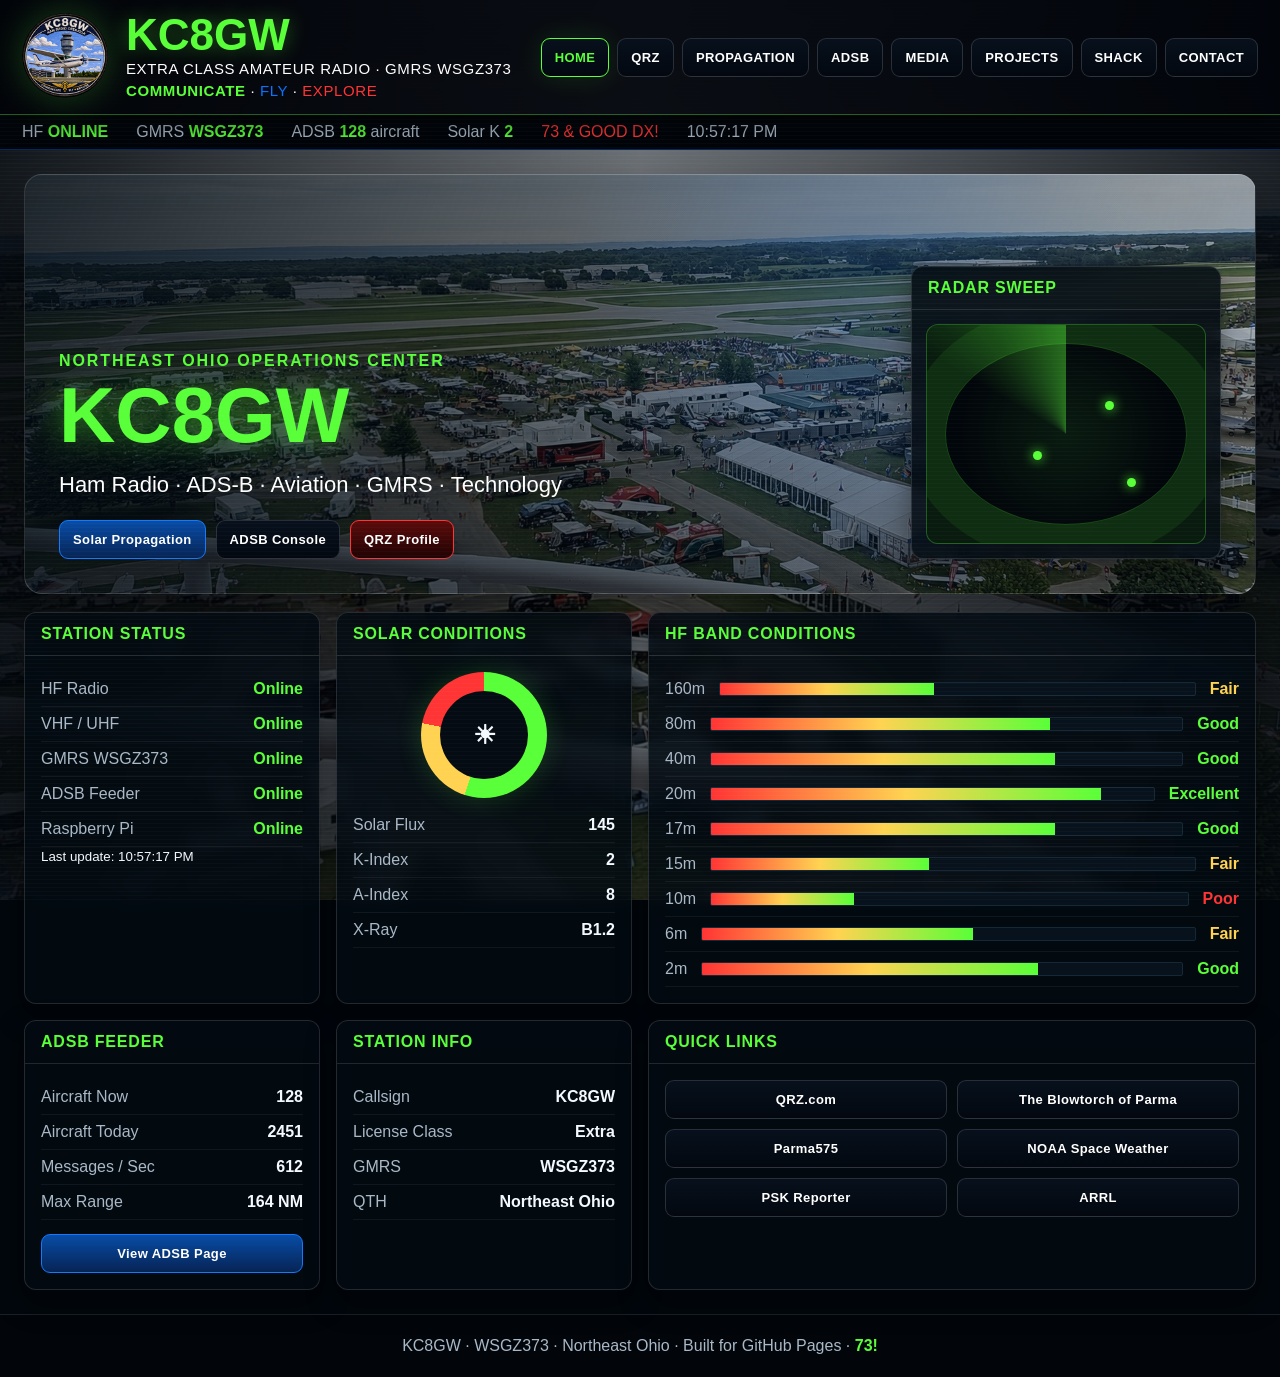
<file: index.html>
<!doctype html>
<html lang="en">
<head>
  <meta charset="utf-8">
  <meta name="viewport" content="width=device-width, initial-scale=1">
  <title>KC8GW Operations Center</title>
  <link rel="stylesheet" href="assets/css/style.css">
</head>
<body>
<header class="topbar">
  <a class="logo-wrap" href="index.html"><img class="logo" src="assets/images/kc8gw-patch.png" alt="KC8GW Patch"></a>
  <div class="brand">
    <h1>KC8GW</h1>
    <p>EXTRA CLASS AMATEUR RADIO · GMRS WSGZ373</p>
    <p><b>COMMUNICATE</b> · <span class="blue-text">FLY</span> · <span class="red-text">EXPLORE</span></p>
  </div>
  <nav>
    <a href="index.html" class="active">HOME</a>
    <a href="qrz.html">QRZ</a>
    <a href="propagation.html">PROPAGATION</a>
    <a href="adsb.html">ADSB</a>
    <a href="media.html">MEDIA</a>
    <a href="projects.html">PROJECTS</a>
    <a href="shack.html">SHACK</a>
    <a href="contact.html">CONTACT</a>
  </nav>
</header>

<div class="ticker">
  <span>HF <b>ONLINE</b></span>
  <span>GMRS <b>WSGZ373</b></span>
  <span>ADSB <b id="aircraft_now">128</b> aircraft</span>
  <span>Solar K <b id="kindex">2</b></span>
  <span class="alert">73 & GOOD DX!</span>
  <span data-clock></span>
</div>

<main class="home-main">
  <section class="cockpit-hero">
    <div class="hero-overlay"></div>
    <div class="hero-copy">
      <p class="eyebrow">NORTHEAST OHIO OPERATIONS CENTER</p>
      <h2>KC8GW</h2>
      <p class="subtitle">Ham Radio · ADS-B · Aviation · GMRS · Technology</p>
      <div class="hero-buttons">
        <a class="btn blue" href="propagation.html">Solar Propagation</a>
        <a class="btn" href="adsb.html">ADSB Console</a>
        <a class="btn red" href="qrz.html">QRZ Profile</a>
      </div>
    </div>
    <div class="glass-instrument mini-radar">
      <h3>RADAR SWEEP</h3>
      <div class="radar small-radar"><span class="target t1"></span><span class="target t2"></span><span class="target t3"></span></div>
    </div>
  </section>

  <section class="dashboard-grid">
    <article class="instrument">
      <h3>Station Status</h3>
      <div class="body">
        <div class="status-row"><span>HF Radio</span><b class="ok">Online</b></div>
        <div class="status-row"><span>VHF / UHF</span><b class="ok">Online</b></div>
        <div class="status-row"><span>GMRS WSGZ373</span><b class="ok">Online</b></div>
        <div class="status-row"><span>ADSB Feeder</span><b class="ok">Online</b></div>
        <div class="status-row"><span>Raspberry Pi</span><b class="ok">Online</b></div>
        <small>Last update: <span data-clock></span></small>
      </div>
    </article>

    <article class="instrument">
      <h3>Solar Conditions</h3>
      <div class="body center">
        <div class="gauge"><span>☀</span></div>
        <div class="data-row"><span>Solar Flux</span><b>145</b></div>
        <div class="data-row"><span>K-Index</span><b>2</b></div>
        <div class="data-row"><span>A-Index</span><b>8</b></div>
        <div class="data-row"><span>X-Ray</span><b>B1.2</b></div>
      </div>
    </article>

    <article class="instrument bands wide">
      <h3>HF Band Conditions</h3>
      <div class="body">
        <div class="data-row"><span>160m</span><div class="bar"><div class="fill" style="width:45%"></div></div><b class="warn">Fair</b></div>
        <div class="data-row"><span>80m</span><div class="bar"><div class="fill" style="width:72%"></div></div><b class="ok">Good</b></div>
        <div class="data-row"><span>40m</span><div class="bar"><div class="fill" style="width:73%"></div></div><b class="ok">Good</b></div>
        <div class="data-row"><span>20m</span><div class="bar"><div class="fill" style="width:88%"></div></div><b class="ok">Excellent</b></div>
        <div class="data-row"><span>17m</span><div class="bar"><div class="fill" style="width:73%"></div></div><b class="ok">Good</b></div>
        <div class="data-row"><span>15m</span><div class="bar"><div class="fill" style="width:45%"></div></div><b class="warn">Fair</b></div>
        <div class="data-row"><span>10m</span><div class="bar"><div class="fill" style="width:30%"></div></div><b class="bad">Poor</b></div>
        <div class="data-row"><span>6m</span><div class="bar"><div class="fill" style="width:55%"></div></div><b class="warn">Fair</b></div>
        <div class="data-row"><span>2m</span><div class="bar"><div class="fill" style="width:70%"></div></div><b class="ok">Good</b></div>
      </div>
    </article>

    <article class="instrument">
      <h3>ADSB Feeder</h3>
      <div class="body">
        <div class="data-row"><span>Aircraft Now</span><b>128</b></div>
        <div class="data-row"><span>Aircraft Today</span><b>2451</b></div>
        <div class="data-row"><span>Messages / Sec</span><b>612</b></div>
        <div class="data-row"><span>Max Range</span><b>164 NM</b></div>
        <a class="btn blue full" href="adsb.html">View ADSB Page</a>
      </div>
    </article>

    <article class="instrument">
      <h3>Station Info</h3>
      <div class="body">
        <div class="data-row"><span>Callsign</span><b>KC8GW</b></div>
        <div class="data-row"><span>License Class</span><b>Extra</b></div>
        <div class="data-row"><span>GMRS</span><b>WSGZ373</b></div>
        <div class="data-row"><span>QTH</span><b>Northeast Ohio</b></div>
      </div>
    </article>

    <article class="instrument wide">
      <h3>Quick Links</h3>
      <div class="body quick">
        <a class="btn" href="https://www.qrz.com/db/KC8GW">QRZ.com</a>
        <a class="btn" href="https://www.theblowtorchofparma.com/">The Blowtorch of Parma</a>
        <a class="btn" href="https://www.parma575.com/">Parma575</a>
        <a class="btn" href="https://www.swpc.noaa.gov/">NOAA Space Weather</a>
        <a class="btn" href="https://pskreporter.info/">PSK Reporter</a>
        <a class="btn" href="https://www.arrl.org/">ARRL</a>
      </div>
    </article>
  </section>
</main>
<footer class="footer">KC8GW · WSGZ373 · Northeast Ohio · Built for GitHub Pages · <b>73!</b></footer>
<script src="assets/js/app.js"></script>
</body>
</html>
</file>
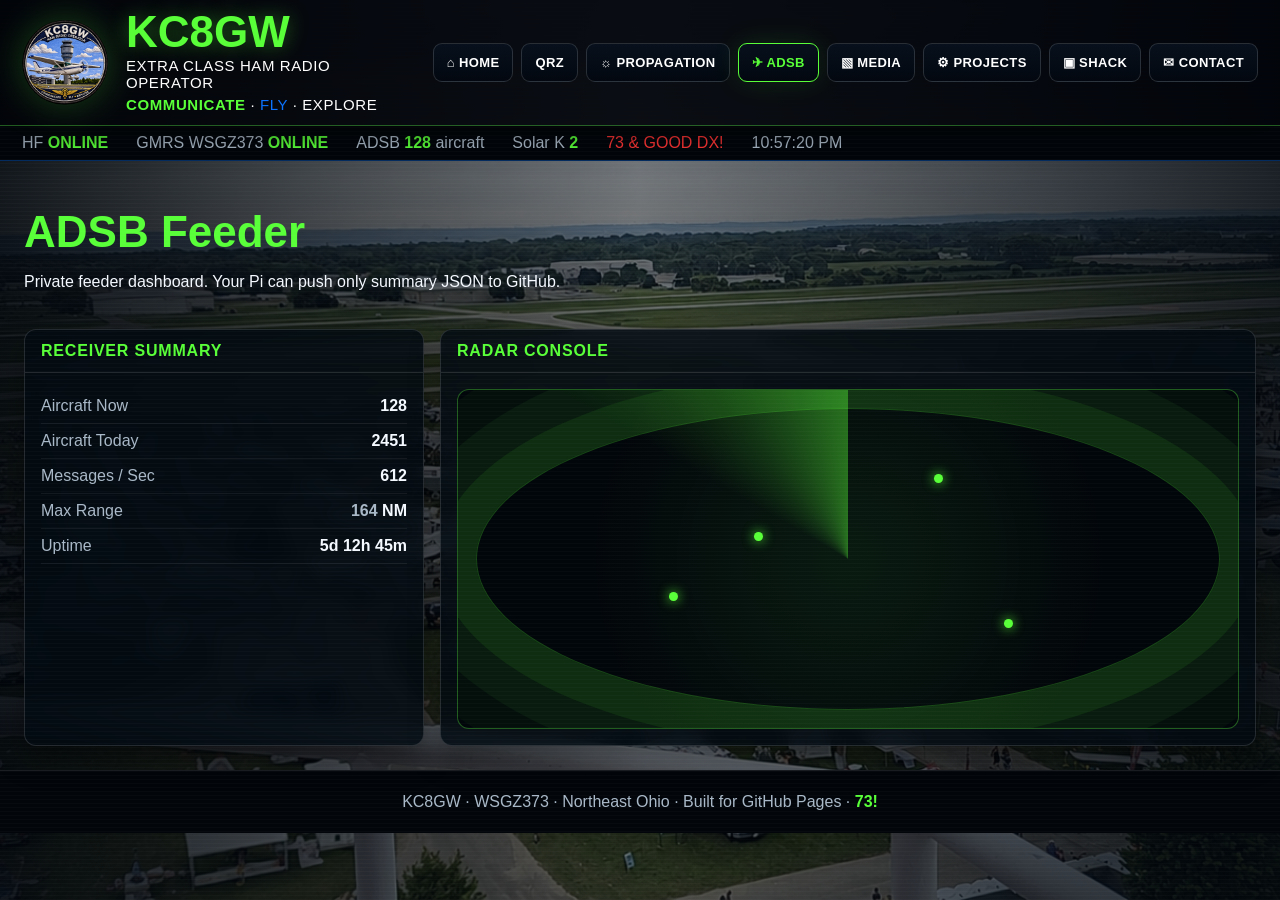
<file: adsb.html>
<!doctype html><html lang="en"><head><meta charset="utf-8"><meta name="viewport" content="width=device-width,initial-scale=1"><title>KC8GW Operations Center</title><link rel="stylesheet" href="assets/css/style.css"></head><body><header class="topbar"><img class="logo" src="assets/images/kc8gw-patch.png" alt="KC8GW Patch"><div class="brand"><h1>KC8GW</h1><p>EXTRA CLASS HAM RADIO OPERATOR</p><p><b>COMMUNICATE</b> · <span style="color:var(--blue)">FLY</span> · <span class="red">EXPLORE</span></p></div><nav><a href="index.html" class="">⌂ HOME</a><a href="qrz.html" class="">QRZ</a><a href="propagation.html" class="">☼ PROPAGATION</a><a href="adsb.html" class="active">✈ ADSB</a><a href="media.html" class="">▧ MEDIA</a><a href="projects.html" class="">⚙ PROJECTS</a><a href="shack.html" class="">▣ SHACK</a><a href="contact.html" class="">✉ CONTACT</a></nav></header><div class="ticker"><span>HF <b>ONLINE</b></span><span>GMRS WSGZ373 <b>ONLINE</b></span><span>ADSB <b id="aircraft_now">128</b> aircraft</span><span>Solar K <b id="kindex">2</b></span><span class="alert">73 & GOOD DX!</span><span data-clock></span></div><main><div class="page-title"><h2>ADSB Feeder</h2><p>Private feeder dashboard. Your Pi can push only summary JSON to GitHub.</p></div><section class="grid"><div class="card span4"><h3>Receiver Summary</h3><div class="body"><div class="data-row"><span>Aircraft Now</span><b id="aircraft_now">128</b></div><div class="data-row"><span>Aircraft Today</span><b id="aircraft_today">2451</b></div><div class="data-row"><span>Messages / Sec</span><b id="messages_sec">612</b></div><div class="data-row"><span>Max Range</span><b><span id="max_range_nm">164</span> NM</b></div><div class="data-row"><span>Uptime</span><b id="uptime">5d 12h 45m</b></div></div></div><div class="card span8"><h3>Radar Console</h3><div class="body"><div class="radar"><span class="target" style="left:38%;top:42%"></span><span class="target" style="left:61%;top:25%"></span><span class="target" style="left:70%;top:68%"></span><span class="target" style="left:27%;top:60%"></span></div></div></div></section></main><footer class="footer">KC8GW · WSGZ373 · Northeast Ohio · Built for GitHub Pages · <b style="color:var(--green)">73!</b></footer><script src="assets/js/app.js"></script></body></html>
</file>
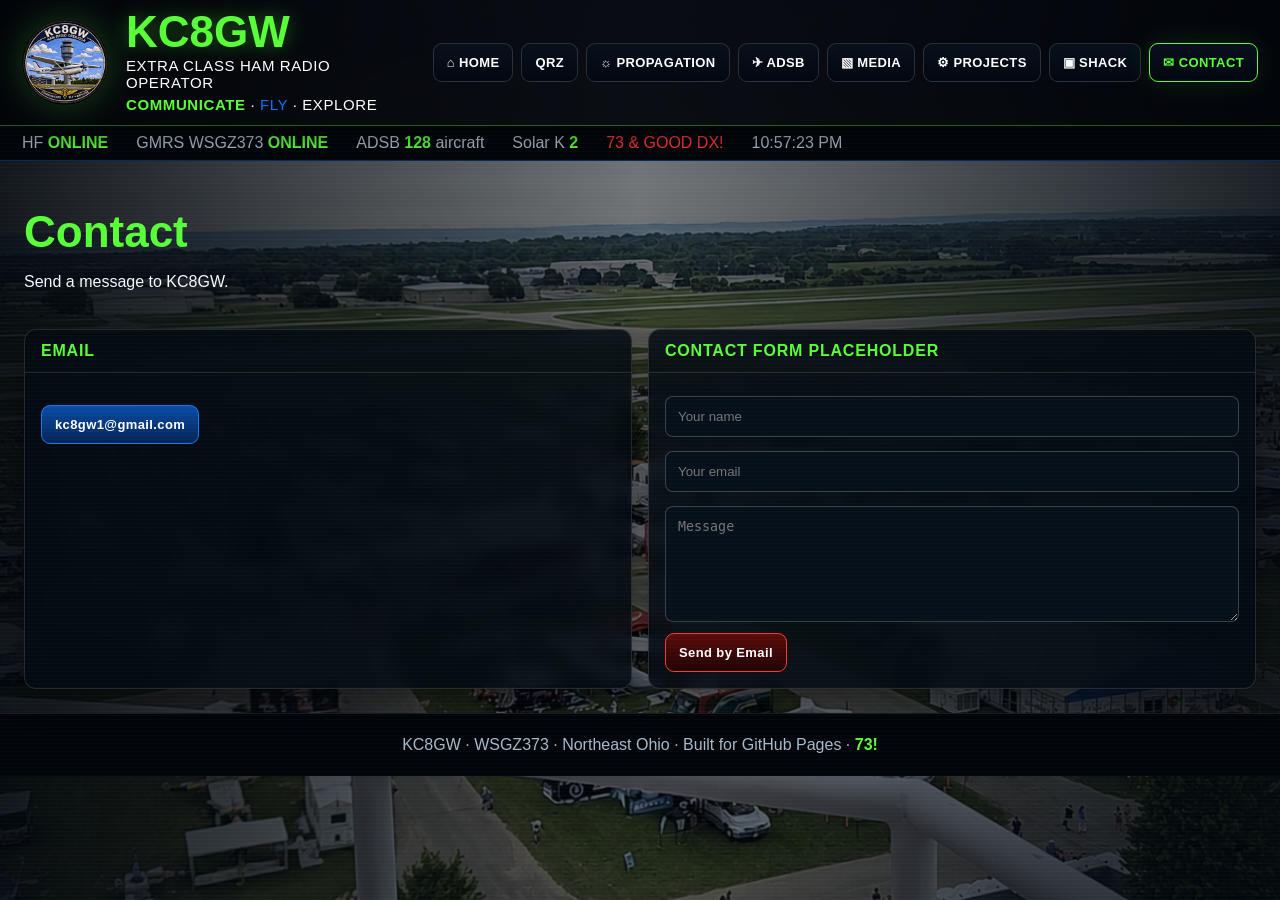
<file: contact.html>
<!doctype html><html lang="en"><head><meta charset="utf-8"><meta name="viewport" content="width=device-width,initial-scale=1"><title>KC8GW Operations Center</title><link rel="stylesheet" href="assets/css/style.css"></head><body><header class="topbar"><img class="logo" src="assets/images/kc8gw-patch.png" alt="KC8GW Patch"><div class="brand"><h1>KC8GW</h1><p>EXTRA CLASS HAM RADIO OPERATOR</p><p><b>COMMUNICATE</b> · <span style="color:var(--blue)">FLY</span> · <span class="red">EXPLORE</span></p></div><nav><a href="index.html" class="">⌂ HOME</a><a href="qrz.html" class="">QRZ</a><a href="propagation.html" class="">☼ PROPAGATION</a><a href="adsb.html" class="">✈ ADSB</a><a href="media.html" class="">▧ MEDIA</a><a href="projects.html" class="">⚙ PROJECTS</a><a href="shack.html" class="">▣ SHACK</a><a href="contact.html" class="active">✉ CONTACT</a></nav></header><div class="ticker"><span>HF <b>ONLINE</b></span><span>GMRS WSGZ373 <b>ONLINE</b></span><span>ADSB <b id="aircraft_now">128</b> aircraft</span><span>Solar K <b id="kindex">2</b></span><span class="alert">73 & GOOD DX!</span><span data-clock></span></div><main><div class="page-title"><h2>Contact</h2><p>Send a message to KC8GW.</p></div><section class="grid"><div class="card span6"><h3>Email</h3><div class="body"><p><a class="btn blue" href="mailto:kc8gw1@gmail.com">kc8gw1@gmail.com</a></p></div></div><div class="card span6"><h3>Contact Form Placeholder</h3><div class="body form"><input placeholder="Your name"><input placeholder="Your email"><textarea rows="6" placeholder="Message"></textarea><a class="btn red" href="mailto:kc8gw1@gmail.com">Send by Email</a></div></div></section></main><footer class="footer">KC8GW · WSGZ373 · Northeast Ohio · Built for GitHub Pages · <b style="color:var(--green)">73!</b></footer><script src="assets/js/app.js"></script></body></html>
</file>
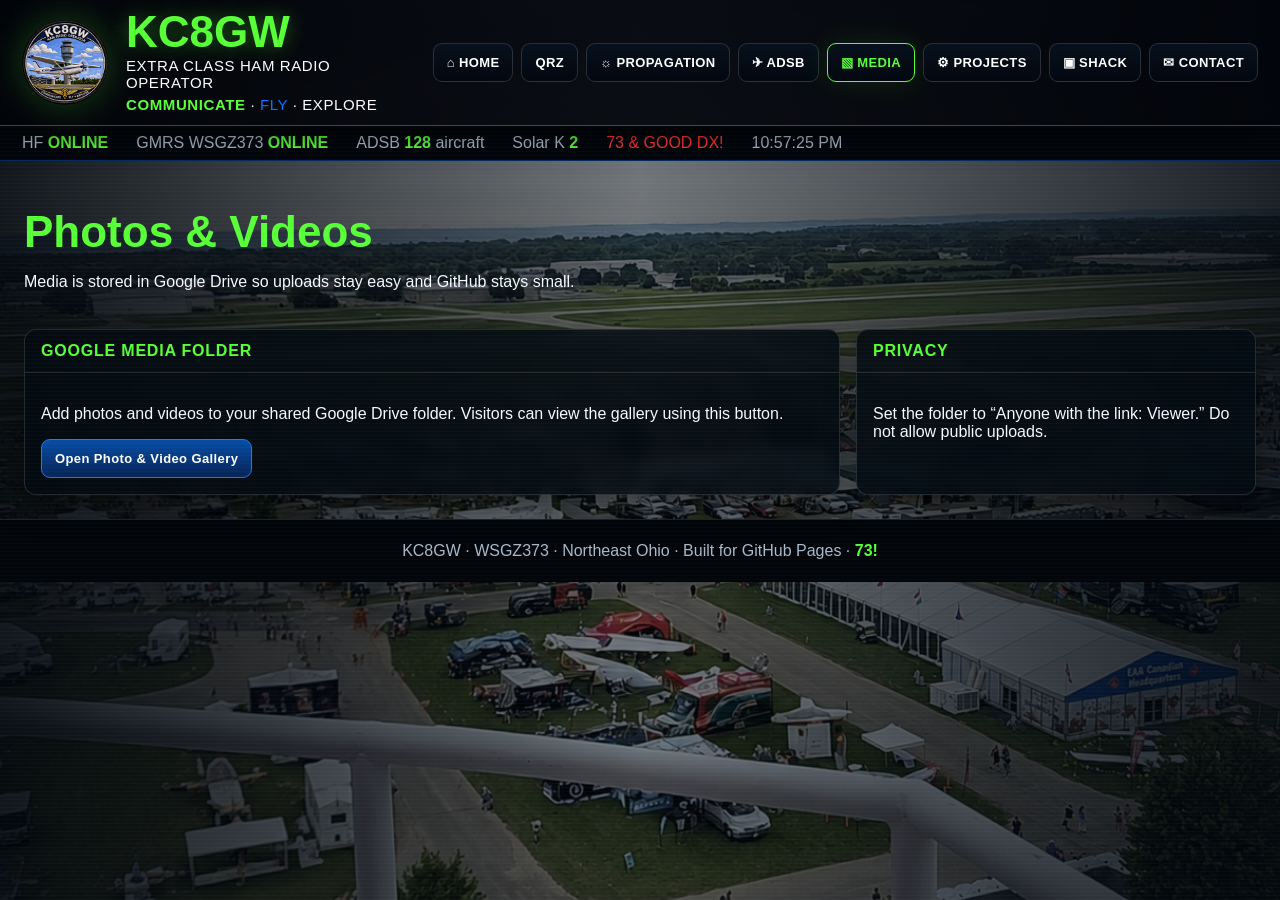
<file: media.html>
<!doctype html><html lang="en"><head><meta charset="utf-8"><meta name="viewport" content="width=device-width,initial-scale=1"><title>KC8GW Operations Center</title><link rel="stylesheet" href="assets/css/style.css"></head><body><header class="topbar"><img class="logo" src="assets/images/kc8gw-patch.png" alt="KC8GW Patch"><div class="brand"><h1>KC8GW</h1><p>EXTRA CLASS HAM RADIO OPERATOR</p><p><b>COMMUNICATE</b> · <span style="color:var(--blue)">FLY</span> · <span class="red">EXPLORE</span></p></div><nav><a href="index.html" class="">⌂ HOME</a><a href="qrz.html" class="">QRZ</a><a href="propagation.html" class="">☼ PROPAGATION</a><a href="adsb.html" class="">✈ ADSB</a><a href="media.html" class="active">▧ MEDIA</a><a href="projects.html" class="">⚙ PROJECTS</a><a href="shack.html" class="">▣ SHACK</a><a href="contact.html" class="">✉ CONTACT</a></nav></header><div class="ticker"><span>HF <b>ONLINE</b></span><span>GMRS WSGZ373 <b>ONLINE</b></span><span>ADSB <b id="aircraft_now">128</b> aircraft</span><span>Solar K <b id="kindex">2</b></span><span class="alert">73 & GOOD DX!</span><span data-clock></span></div><main><div class="page-title"><h2>Photos & Videos</h2><p>Media is stored in Google Drive so uploads stay easy and GitHub stays small.</p></div><section class="grid"><div class="card span8"><h3>Google Media Folder</h3><div class="body"><p>Add photos and videos to your shared Google Drive folder. Visitors can view the gallery using this button.</p><a class="btn blue" href="https://drive.google.com/drive/folders/1GLDWnO1gTVy9Nis-iqVDayi_Q43-g7ID?usp=drive_link">Open Photo & Video Gallery</a></div></div><div class="card span4"><h3>Privacy</h3><div class="body"><p>Set the folder to “Anyone with the link: Viewer.” Do not allow public uploads.</p></div></div></section></main><footer class="footer">KC8GW · WSGZ373 · Northeast Ohio · Built for GitHub Pages · <b style="color:var(--green)">73!</b></footer><script src="assets/js/app.js"></script></body></html>
</file>
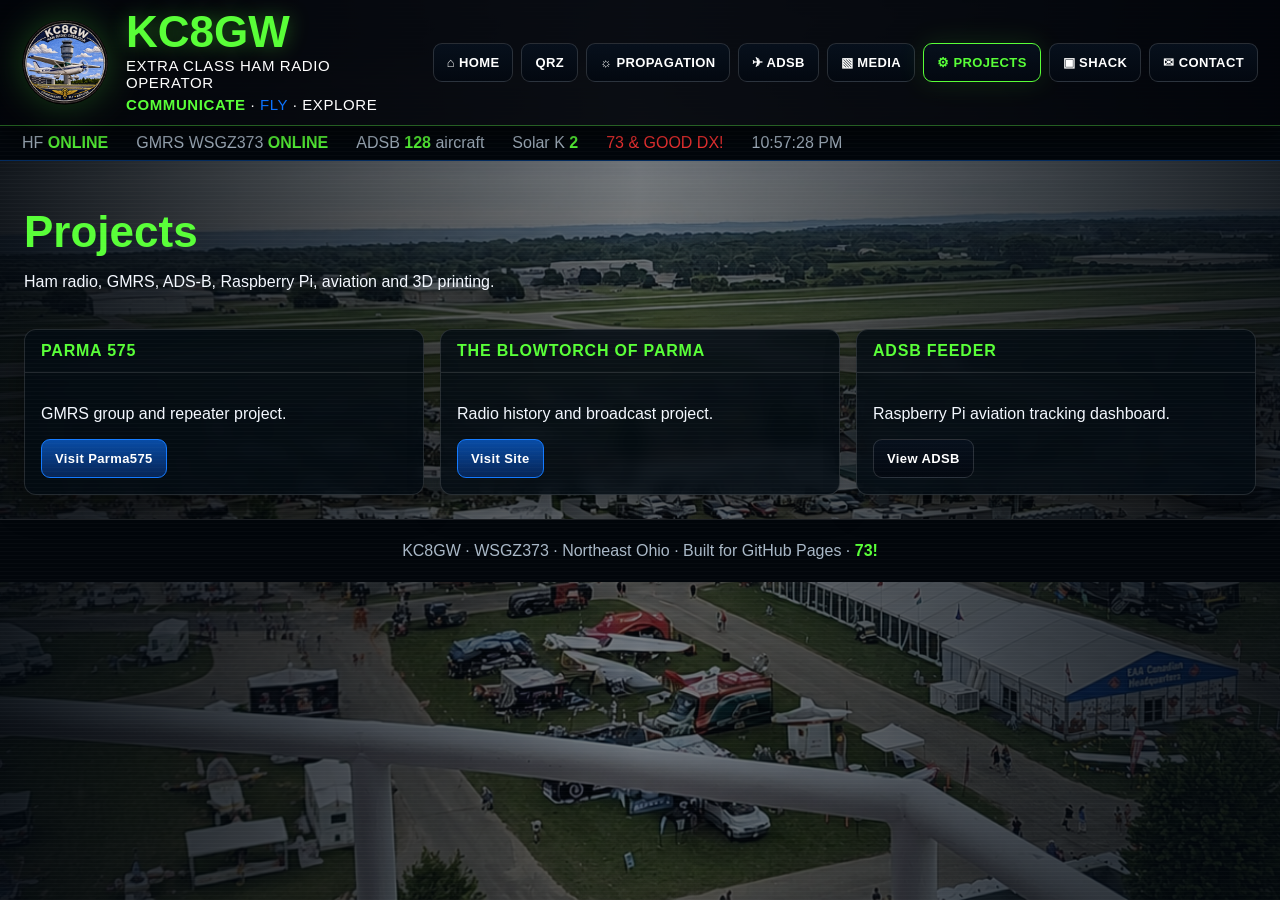
<file: projects.html>
<!doctype html><html lang="en"><head><meta charset="utf-8"><meta name="viewport" content="width=device-width,initial-scale=1"><title>KC8GW Operations Center</title><link rel="stylesheet" href="assets/css/style.css"></head><body><header class="topbar"><img class="logo" src="assets/images/kc8gw-patch.png" alt="KC8GW Patch"><div class="brand"><h1>KC8GW</h1><p>EXTRA CLASS HAM RADIO OPERATOR</p><p><b>COMMUNICATE</b> · <span style="color:var(--blue)">FLY</span> · <span class="red">EXPLORE</span></p></div><nav><a href="index.html" class="">⌂ HOME</a><a href="qrz.html" class="">QRZ</a><a href="propagation.html" class="">☼ PROPAGATION</a><a href="adsb.html" class="">✈ ADSB</a><a href="media.html" class="">▧ MEDIA</a><a href="projects.html" class="active">⚙ PROJECTS</a><a href="shack.html" class="">▣ SHACK</a><a href="contact.html" class="">✉ CONTACT</a></nav></header><div class="ticker"><span>HF <b>ONLINE</b></span><span>GMRS WSGZ373 <b>ONLINE</b></span><span>ADSB <b id="aircraft_now">128</b> aircraft</span><span>Solar K <b id="kindex">2</b></span><span class="alert">73 & GOOD DX!</span><span data-clock></span></div><main><div class="page-title"><h2>Projects</h2><p>Ham radio, GMRS, ADS-B, Raspberry Pi, aviation and 3D printing.</p></div><section class="grid"><div class="card span4"><h3>Parma 575</h3><div class="body"><p>GMRS group and repeater project.</p><a class="btn blue" href="https://www.parma575.com/">Visit Parma575</a></div></div><div class="card span4"><h3>The Blowtorch of Parma</h3><div class="body"><p>Radio history and broadcast project.</p><a class="btn blue" href="https://www.theblowtorchofparma.com/">Visit Site</a></div></div><div class="card span4"><h3>ADSB Feeder</h3><div class="body"><p>Raspberry Pi aviation tracking dashboard.</p><a class="btn" href="adsb.html">View ADSB</a></div></div></section></main><footer class="footer">KC8GW · WSGZ373 · Northeast Ohio · Built for GitHub Pages · <b style="color:var(--green)">73!</b></footer><script src="assets/js/app.js"></script></body></html>
</file>
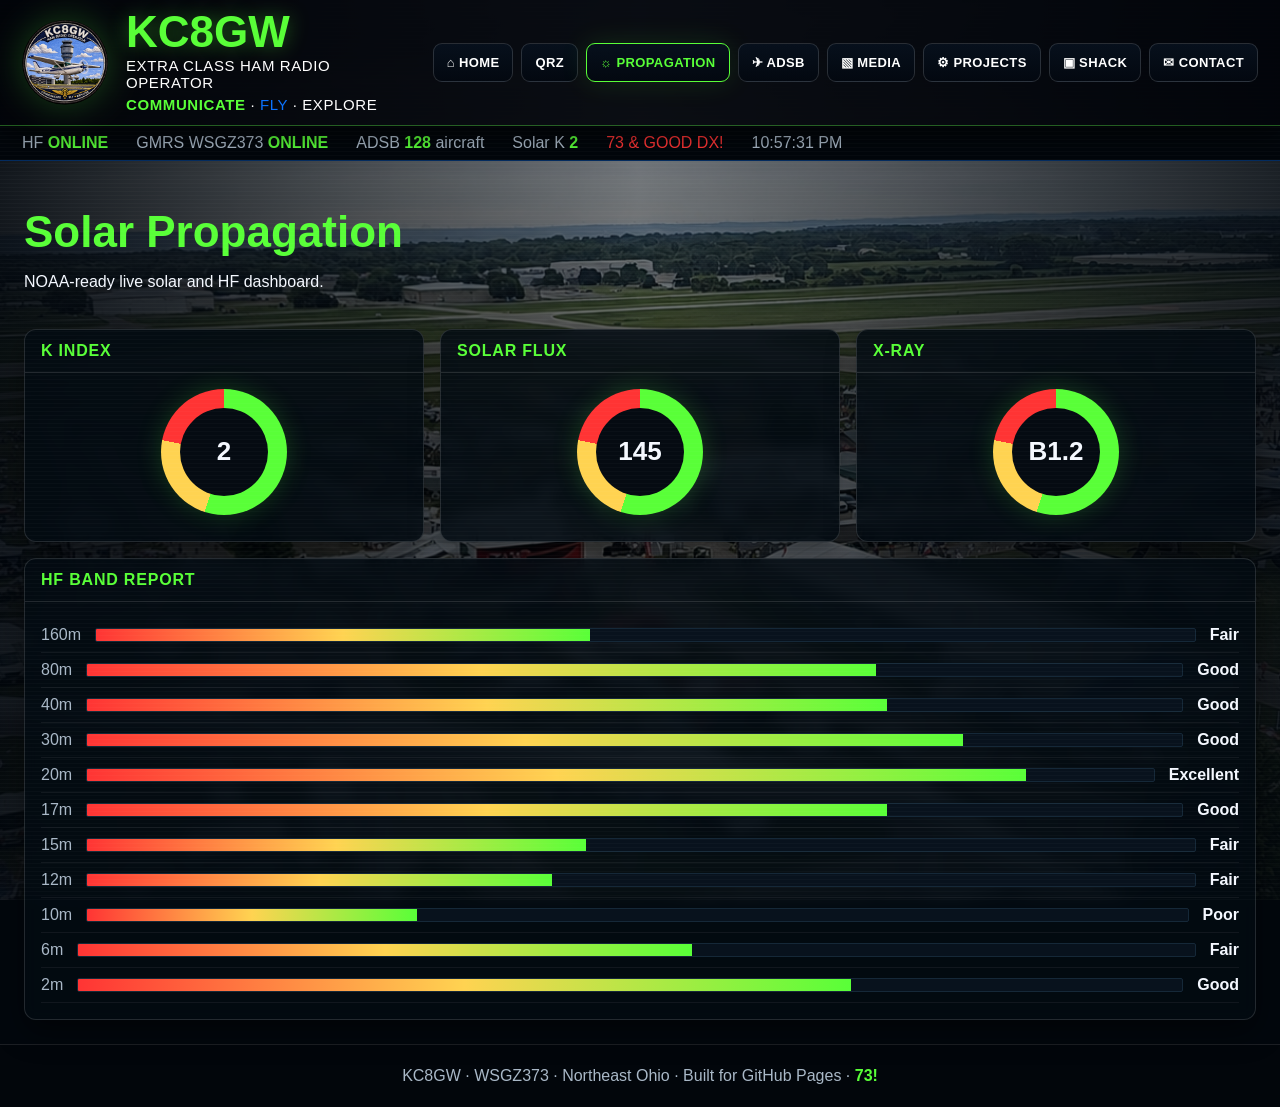
<file: propagation.html>
<!doctype html><html lang="en"><head><meta charset="utf-8"><meta name="viewport" content="width=device-width,initial-scale=1"><title>KC8GW Operations Center</title><link rel="stylesheet" href="assets/css/style.css"></head><body><header class="topbar"><img class="logo" src="assets/images/kc8gw-patch.png" alt="KC8GW Patch"><div class="brand"><h1>KC8GW</h1><p>EXTRA CLASS HAM RADIO OPERATOR</p><p><b>COMMUNICATE</b> · <span style="color:var(--blue)">FLY</span> · <span class="red">EXPLORE</span></p></div><nav><a href="index.html" class="">⌂ HOME</a><a href="qrz.html" class="">QRZ</a><a href="propagation.html" class="active">☼ PROPAGATION</a><a href="adsb.html" class="">✈ ADSB</a><a href="media.html" class="">▧ MEDIA</a><a href="projects.html" class="">⚙ PROJECTS</a><a href="shack.html" class="">▣ SHACK</a><a href="contact.html" class="">✉ CONTACT</a></nav></header><div class="ticker"><span>HF <b>ONLINE</b></span><span>GMRS WSGZ373 <b>ONLINE</b></span><span>ADSB <b id="aircraft_now">128</b> aircraft</span><span>Solar K <b id="kindex">2</b></span><span class="alert">73 & GOOD DX!</span><span data-clock></span></div><main><div class="page-title"><h2>Solar Propagation</h2><p>NOAA-ready live solar and HF dashboard.</p></div><section class="grid"><div class="instrument span4"><h3>K Index</h3><div class="body"><div class="gauge"><span id="kindex">2</span></div></div></div><div class="instrument span4"><h3>Solar Flux</h3><div class="body"><div class="gauge"><span>145</span></div></div></div><div class="instrument span4"><h3>X-Ray</h3><div class="body"><div class="gauge"><span>B1.2</span></div></div></div><div class="card span12"><h3>HF Band Report</h3><div class="body bands"><div class="data-row"><span>160m</span><div class="bar"><div class="fill" style="width:45%"></div></div><b>Fair</b></div><div class="data-row"><span>80m</span><div class="bar"><div class="fill" style="width:72%"></div></div><b>Good</b></div><div class="data-row"><span>40m</span><div class="bar"><div class="fill" style="width:73%"></div></div><b>Good</b></div><div class="data-row"><span>30m</span><div class="bar"><div class="fill" style="width:80%"></div></div><b>Good</b></div><div class="data-row"><span>20m</span><div class="bar"><div class="fill" style="width:88%"></div></div><b>Excellent</b></div><div class="data-row"><span>17m</span><div class="bar"><div class="fill" style="width:73%"></div></div><b>Good</b></div><div class="data-row"><span>15m</span><div class="bar"><div class="fill" style="width:45%"></div></div><b>Fair</b></div><div class="data-row"><span>12m</span><div class="bar"><div class="fill" style="width:42%"></div></div><b>Fair</b></div><div class="data-row"><span>10m</span><div class="bar"><div class="fill" style="width:30%"></div></div><b>Poor</b></div><div class="data-row"><span>6m</span><div class="bar"><div class="fill" style="width:55%"></div></div><b>Fair</b></div><div class="data-row"><span>2m</span><div class="bar"><div class="fill" style="width:70%"></div></div><b>Good</b></div></div></div></section></main><footer class="footer">KC8GW · WSGZ373 · Northeast Ohio · Built for GitHub Pages · <b style="color:var(--green)">73!</b></footer><script src="assets/js/app.js"></script></body></html>
</file>
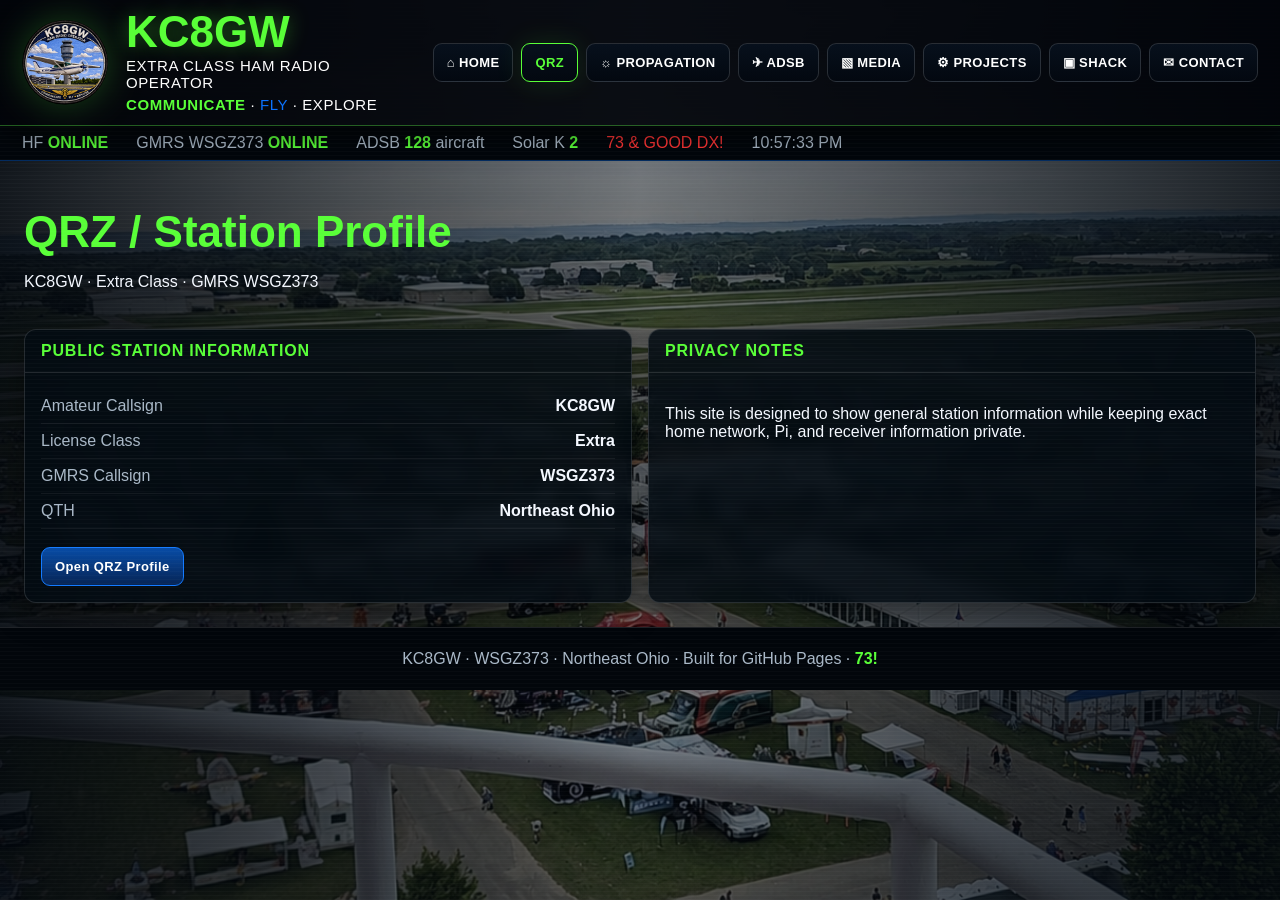
<file: qrz.html>
<!doctype html><html lang="en"><head><meta charset="utf-8"><meta name="viewport" content="width=device-width,initial-scale=1"><title>KC8GW Operations Center</title><link rel="stylesheet" href="assets/css/style.css"></head><body><header class="topbar"><img class="logo" src="assets/images/kc8gw-patch.png" alt="KC8GW Patch"><div class="brand"><h1>KC8GW</h1><p>EXTRA CLASS HAM RADIO OPERATOR</p><p><b>COMMUNICATE</b> · <span style="color:var(--blue)">FLY</span> · <span class="red">EXPLORE</span></p></div><nav><a href="index.html" class="">⌂ HOME</a><a href="qrz.html" class="active">QRZ</a><a href="propagation.html" class="">☼ PROPAGATION</a><a href="adsb.html" class="">✈ ADSB</a><a href="media.html" class="">▧ MEDIA</a><a href="projects.html" class="">⚙ PROJECTS</a><a href="shack.html" class="">▣ SHACK</a><a href="contact.html" class="">✉ CONTACT</a></nav></header><div class="ticker"><span>HF <b>ONLINE</b></span><span>GMRS WSGZ373 <b>ONLINE</b></span><span>ADSB <b id="aircraft_now">128</b> aircraft</span><span>Solar K <b id="kindex">2</b></span><span class="alert">73 & GOOD DX!</span><span data-clock></span></div><main><div class="page-title"><h2>QRZ / Station Profile</h2><p>KC8GW · Extra Class · GMRS WSGZ373</p></div><section class="grid"><div class="card span6"><h3>Public Station Information</h3><div class="body"><div class="data-row"><span>Amateur Callsign</span><b>KC8GW</b></div><div class="data-row"><span>License Class</span><b>Extra</b></div><div class="data-row"><span>GMRS Callsign</span><b>WSGZ373</b></div><div class="data-row"><span>QTH</span><b>Northeast Ohio</b></div><br><a class="btn blue" href="https://www.qrz.com/db/KC8GW">Open QRZ Profile</a></div></div><div class="card span6"><h3>Privacy Notes</h3><div class="body"><p>This site is designed to show general station information while keeping exact home network, Pi, and receiver information private.</p></div></div></section></main><footer class="footer">KC8GW · WSGZ373 · Northeast Ohio · Built for GitHub Pages · <b style="color:var(--green)">73!</b></footer><script src="assets/js/app.js"></script></body></html>
</file>
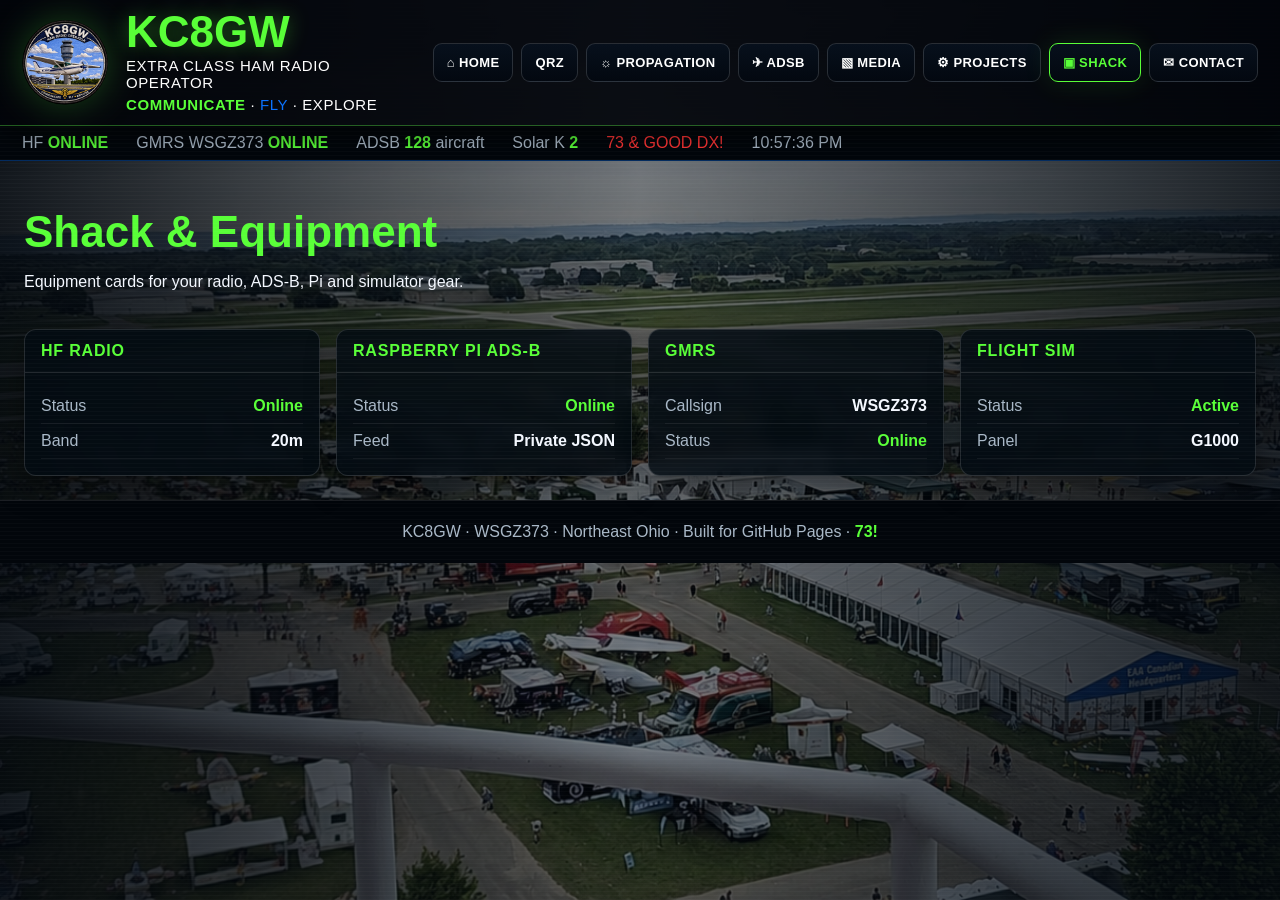
<file: shack.html>
<!doctype html><html lang="en"><head><meta charset="utf-8"><meta name="viewport" content="width=device-width,initial-scale=1"><title>KC8GW Operations Center</title><link rel="stylesheet" href="assets/css/style.css"></head><body><header class="topbar"><img class="logo" src="assets/images/kc8gw-patch.png" alt="KC8GW Patch"><div class="brand"><h1>KC8GW</h1><p>EXTRA CLASS HAM RADIO OPERATOR</p><p><b>COMMUNICATE</b> · <span style="color:var(--blue)">FLY</span> · <span class="red">EXPLORE</span></p></div><nav><a href="index.html" class="">⌂ HOME</a><a href="qrz.html" class="">QRZ</a><a href="propagation.html" class="">☼ PROPAGATION</a><a href="adsb.html" class="">✈ ADSB</a><a href="media.html" class="">▧ MEDIA</a><a href="projects.html" class="">⚙ PROJECTS</a><a href="shack.html" class="active">▣ SHACK</a><a href="contact.html" class="">✉ CONTACT</a></nav></header><div class="ticker"><span>HF <b>ONLINE</b></span><span>GMRS WSGZ373 <b>ONLINE</b></span><span>ADSB <b id="aircraft_now">128</b> aircraft</span><span>Solar K <b id="kindex">2</b></span><span class="alert">73 & GOOD DX!</span><span data-clock></span></div><main><div class="page-title"><h2>Shack & Equipment</h2><p>Equipment cards for your radio, ADS-B, Pi and simulator gear.</p></div><section class="grid"><div class="card span3"><h3>HF Radio</h3><div class="body"><div class="data-row"><span>Status</span><b class="ok">Online</b></div><div class="data-row"><span>Band</span><b>20m</b></div></div></div><div class="card span3"><h3>Raspberry Pi ADS-B</h3><div class="body"><div class="data-row"><span>Status</span><b class="ok">Online</b></div><div class="data-row"><span>Feed</span><b>Private JSON</b></div></div></div><div class="card span3"><h3>GMRS</h3><div class="body"><div class="data-row"><span>Callsign</span><b>WSGZ373</b></div><div class="data-row"><span>Status</span><b class="ok">Online</b></div></div></div><div class="card span3"><h3>Flight Sim</h3><div class="body"><div class="data-row"><span>Status</span><b class="ok">Active</b></div><div class="data-row"><span>Panel</span><b>G1000</b></div></div></div></section></main><footer class="footer">KC8GW · WSGZ373 · Northeast Ohio · Built for GitHub Pages · <b style="color:var(--green)">73!</b></footer><script src="assets/js/app.js"></script></body></html>
</file>
<file: assets/css/style.css>
:root{--bg:#02070d;--panel:rgba(3,11,18,.86);--panel2:rgba(5,17,28,.94);--line:rgba(96,255,72,.35);--green:#59ff38;--blue:#0b73ff;--red:#ff3434;--gold:#ffd351;--text:#f4f8ff;--muted:#a9b8c7;--shadow:0 0 28px rgba(89,255,56,.12)}
*{box-sizing:border-box}html{scroll-behavior:smooth}body{margin:0;background:var(--bg);color:var(--text);font-family:Segoe UI,Roboto,Arial,sans-serif;min-height:100vh;overflow-x:hidden}body:before{content:"";position:fixed;inset:0;background:linear-gradient(90deg,rgba(2,7,13,.92),rgba(2,7,13,.50),rgba(2,7,13,.88)),url('../images/oshkosh-airshow-bg.png') center/cover no-repeat;z-index:-3}body:after{content:"";position:fixed;inset:0;background:repeating-linear-gradient(0deg,rgba(255,255,255,.025),rgba(255,255,255,.025) 1px,transparent 1px,transparent 4px);pointer-events:none;z-index:10}.topbar{display:grid;grid-template-columns:auto minmax(220px,1fr) auto;gap:18px;align-items:center;padding:12px 22px;background:rgba(0,3,8,.9);border-bottom:1px solid var(--line);position:sticky;top:0;z-index:20;box-shadow:0 10px 25px rgba(0,0,0,.5)}.logo-wrap{display:block}.logo{width:86px;height:86px;border-radius:50%;object-fit:cover;filter:drop-shadow(0 0 18px rgba(89,255,56,.25))}.brand h1{font-size:44px;line-height:.9;margin:0;color:var(--green);text-shadow:0 0 20px rgba(89,255,56,.4)}.brand p{margin:5px 0 0;color:#fff;font-size:15px;letter-spacing:.04em}.brand b{color:var(--green)}.blue-text{color:var(--blue)}.red-text{color:var(--red)}nav{display:flex;gap:8px;flex-wrap:wrap;justify-content:flex-end}nav a,.btn{color:#fff;text-decoration:none;padding:11px 13px;border:1px solid rgba(255,255,255,.15);border-radius:9px;background:linear-gradient(#07101c,#030810);display:inline-flex;gap:8px;align-items:center;justify-content:center;font-weight:700;font-size:13px;letter-spacing:.03em}nav a.active,nav a:hover,.btn:hover{border-color:var(--green);color:var(--green);box-shadow:var(--shadow)}.btn.blue{background:linear-gradient(180deg,#084ca6,#062455);border-color:#137aff}.btn.red{background:linear-gradient(180deg,#5b0b0b,#210303);border-color:var(--red);color:#fff}.btn.full{width:100%;margin-top:14px}.ticker{display:flex;gap:28px;overflow:hidden;white-space:nowrap;padding:8px 22px;background:#02060b;border-bottom:1px solid rgba(11,115,255,.35);color:var(--muted)}.ticker b{color:var(--green)}.ticker .alert{color:var(--red)}main{padding:24px}.home-main{max-width:1380px;margin:0 auto}.cockpit-hero{position:relative;min-height:420px;border:1px solid rgba(255,255,255,.14);border-radius:18px;overflow:hidden;background:linear-gradient(110deg,rgba(1,10,18,.86),rgba(1,10,18,.22)),url('../images/oshkosh-airshow-bg.png') center/cover no-repeat;box-shadow:0 24px 60px rgba(0,0,0,.45);display:grid;grid-template-columns:minmax(0,1fr) 310px;gap:22px;align-items:end;padding:34px;margin-bottom:18px}.hero-overlay{position:absolute;inset:0;background:radial-gradient(circle at 68% 35%,rgba(11,115,255,.16),transparent 35%),linear-gradient(0deg,rgba(2,7,13,.35),transparent 55%);pointer-events:none}.hero-copy{position:relative;z-index:2}.eyebrow{color:var(--green);font-weight:800;letter-spacing:.12em;margin:0 0 10px}.hero-copy h2{font-size:78px;line-height:.9;margin:0;color:var(--green);text-shadow:0 0 30px rgba(89,255,56,.5)}.subtitle{font-size:22px;max-width:700px;color:#fff}.hero-buttons{display:flex;flex-wrap:wrap;gap:10px;margin-top:18px}.glass-instrument,.card,.instrument{background:var(--panel);border:1px solid rgba(255,255,255,.13);border-radius:12px;box-shadow:0 12px 30px rgba(0,0,0,.45);backdrop-filter:blur(7px);overflow:hidden;position:relative;z-index:2}.card h3,.instrument h3,.glass-instrument h3{margin:0;padding:12px 16px;border-bottom:1px solid rgba(255,255,255,.12);color:var(--green);font-size:16px;text-transform:uppercase;letter-spacing:.05em}.card .body,.instrument .body,.glass-instrument .body{padding:16px}.dashboard-grid{display:grid;grid-template-columns:repeat(4,minmax(0,1fr));gap:16px}.wide{grid-column:span 2}.status-row,.data-row{display:flex;align-items:center;justify-content:space-between;gap:14px;padding:8px 0;border-bottom:1px solid rgba(255,255,255,.06)}.data-row span:first-child,.status-row span:first-child{color:var(--muted)}.ok{color:var(--green)}.warn{color:var(--gold)}.bad{color:var(--red)}.center{text-align:center}.gauge{height:126px;border-radius:50%;background:conic-gradient(var(--green) 0 55%,var(--gold) 55% 78%,var(--red) 78% 100%);display:grid;place-items:center;margin:0 auto 10px;width:126px;box-shadow:0 0 26px rgba(89,255,56,.18)}.gauge span{background:#050b12;border-radius:50%;width:88px;height:88px;display:grid;place-items:center;font-size:26px;font-weight:700}.bands .bar{height:14px;background:#08121d;border:1px solid #152838;border-radius:2px;overflow:hidden;flex:1;min-width:110px}.bands .fill{height:100%;background:linear-gradient(90deg,var(--red),var(--gold),var(--green))}.radar{position:relative;height:340px;border-radius:12px;background:radial-gradient(circle at 50% 50%,rgba(89,255,56,.08),rgba(0,0,0,.25) 60%),#02080d;border:1px solid var(--line);overflow:hidden}.small-radar{height:220px;margin:14px}.radar:before{content:"";position:absolute;inset:-50%;background:conic-gradient(from 0deg,transparent 0 300deg,rgba(89,255,56,.4));animation:sweep 5s linear infinite}.radar:after{content:"";position:absolute;inset:18px;border:1px solid rgba(89,255,56,.25);border-radius:50%;box-shadow:0 0 0 38px rgba(89,255,56,.08),0 0 0 76px rgba(89,255,56,.05),0 0 0 114px rgba(89,255,56,.035)}@keyframes sweep{to{transform:rotate(360deg)}}.target{position:absolute;width:9px;height:9px;border-radius:50%;background:var(--green);box-shadow:0 0 12px var(--green);z-index:2}.t1{left:64%;top:35%}.t2{left:38%;top:58%}.t3{left:72%;top:70%}.media-grid{display:grid;grid-template-columns:repeat(3,1fr);gap:8px}.media-tile{height:88px;background:linear-gradient(135deg,#123,#051);border:1px solid rgba(255,255,255,.12);border-radius:6px;display:grid;place-items:center;color:var(--muted)}.footer{text-align:center;color:var(--muted);padding:22px;border-top:1px solid rgba(255,255,255,.1);background:#02060b}.footer b{color:var(--green)}.page-title{padding:22px 0}.page-title h2{font-size:44px;color:var(--green);margin:0}.quick{display:grid;grid-template-columns:repeat(2,minmax(0,1fr));gap:10px}.form input,.form textarea{width:100%;padding:12px;border-radius:8px;border:1px solid rgba(255,255,255,.2);background:#06101a;color:#fff;margin:7px 0}code{background:#07111b;color:var(--green);padding:2px 6px;border-radius:4px}.grid{display:grid;grid-template-columns:repeat(12,1fr);gap:16px}.span3{grid-column:span 3}.span4{grid-column:span 4}.span5{grid-column:span 5}.span6{grid-column:span 6}.span7{grid-column:span 7}.span8{grid-column:span 8}.span12{grid-column:span 12}
@media(max-width:1100px){.topbar{grid-template-columns:auto 1fr}.topbar nav{grid-column:1 / -1;justify-content:flex-start}.dashboard-grid{grid-template-columns:repeat(2,minmax(0,1fr))}.cockpit-hero{grid-template-columns:1fr}.mini-radar{display:none}.hero-copy h2{font-size:60px}}
@media(max-width:680px){.topbar{display:block;text-align:center}.logo{width:78px;height:78px}.brand h1{font-size:36px}.brand p{font-size:13px}nav{justify-content:center;margin-top:12px}.ticker{gap:18px}.home-main,main{padding:14px}.cockpit-hero{min-height:360px;padding:22px}.hero-copy h2{font-size:48px}.subtitle{font-size:17px}.dashboard-grid{display:block}.instrument,.card{margin-bottom:14px}.wide{grid-column:auto}.quick,.media-grid{grid-template-columns:1fr}.data-row{font-size:14px}.bands .bar{min-width:70px}}
</file>
